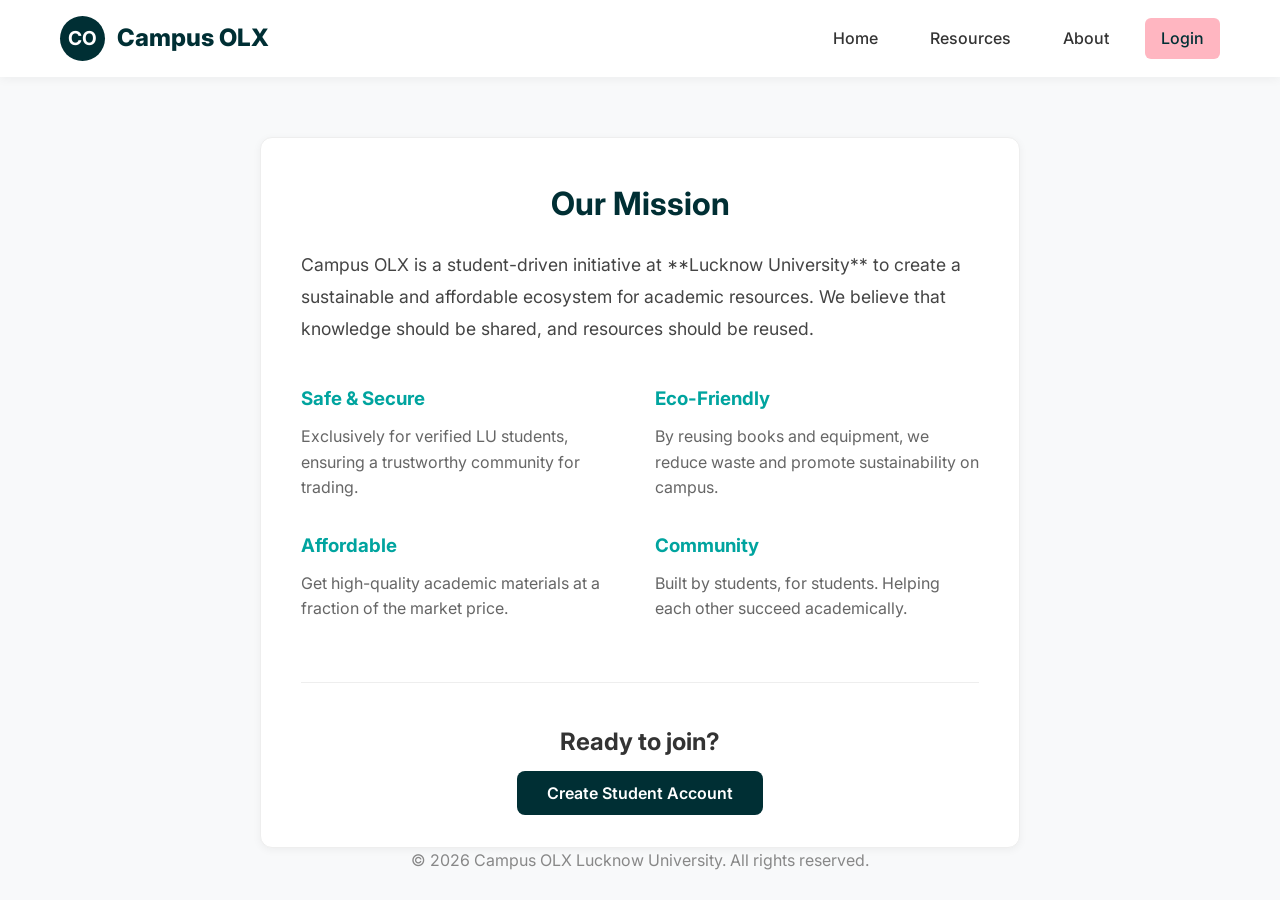
<file: about.html>
<!DOCTYPE html>
<html lang="en">
<head>
  <meta charset="UTF-8">
  <meta name="viewport" content="width=device-width, initial-scale=1.0">
  <title>About Us — Campus OLX</title>
  <link rel="stylesheet" href="css/style.css">
  <link href="https://fonts.googleapis.com/css2?family=Inter:wght@400;500;600;700;800&display=swap" rel="stylesheet">
</head>

<body>
  <header>
    <div class="container">
      <div class="nav-container">
        <a href="index.html" class="logo-container">
          <div class="logo-circle">CO</div>
          <h2 style="margin:0; font-weight:800;">Campus OLX</h2>
        </a>
        <nav class="nav-links">
          <a href="index.html" class="nav-btn">Home</a>
          <a href="resources.html" class="nav-btn">Resources</a>
          <a href="about.html" class="nav-btn">About</a>
          <a href="login.html" class="nav-btn primary">Login</a>
        </nav>
      </div>
    </div>
  </header>

  <main class="container" style="margin-top:60px; max-width:800px;">
    <div class="card" style="padding:40px;">
      <h1 style="color:var(--primary-color); margin-bottom:20px; text-align:center;">Our Mission</h1>
      <p style="font-size:1.1rem; line-height:1.8; color:#444; margin-bottom:30px;">
        Campus OLX is a student-driven initiative at **Lucknow University** to create a sustainable and affordable ecosystem for academic resources. We believe that knowledge should be shared, and resources should be reused.
      </p>

      <div style="display:grid; grid-template-columns: 1fr 1fr; gap:30px; margin-top:40px;">
        <div>
          <h3 style="color:var(--accent-color); margin-bottom:10px;">Safe & Secure</h3>
          <p style="color:#666;">Exclusively for verified LU students, ensuring a trustworthy community for trading.</p>
        </div>
        <div>
          <h3 style="color:var(--accent-color); margin-bottom:10px;">Eco-Friendly</h3>
          <p style="color:#666;">By reusing books and equipment, we reduce waste and promote sustainability on campus.</p>
        </div>
        <div>
          <h3 style="color:var(--accent-color); margin-bottom:10px;">Affordable</h3>
          <p style="color:#666;">Get high-quality academic materials at a fraction of the market price.</p>
        </div>
        <div>
          <h3 style="color:var(--accent-color); margin-bottom:10px;">Community</h3>
          <p style="color:#666;">Built by students, for students. Helping each other succeed academically.</p>
        </div>
      </div>

      <div style="margin-top:60px; text-align:center; padding-top:40px; border-top:1px solid #eee;">
        <h2 style="margin-bottom:20px;">Ready to join?</h2>
        <a href="register.html" class="cta primary">Create Student Account</a>
      </div>
    </div>
  </main>

  <footer class="container">
    <p>© 2026 Campus OLX Lucknow University. All rights reserved.</p>
  </footer>

  <script src="js/script.js"></script>
</body>
</html>
</file>
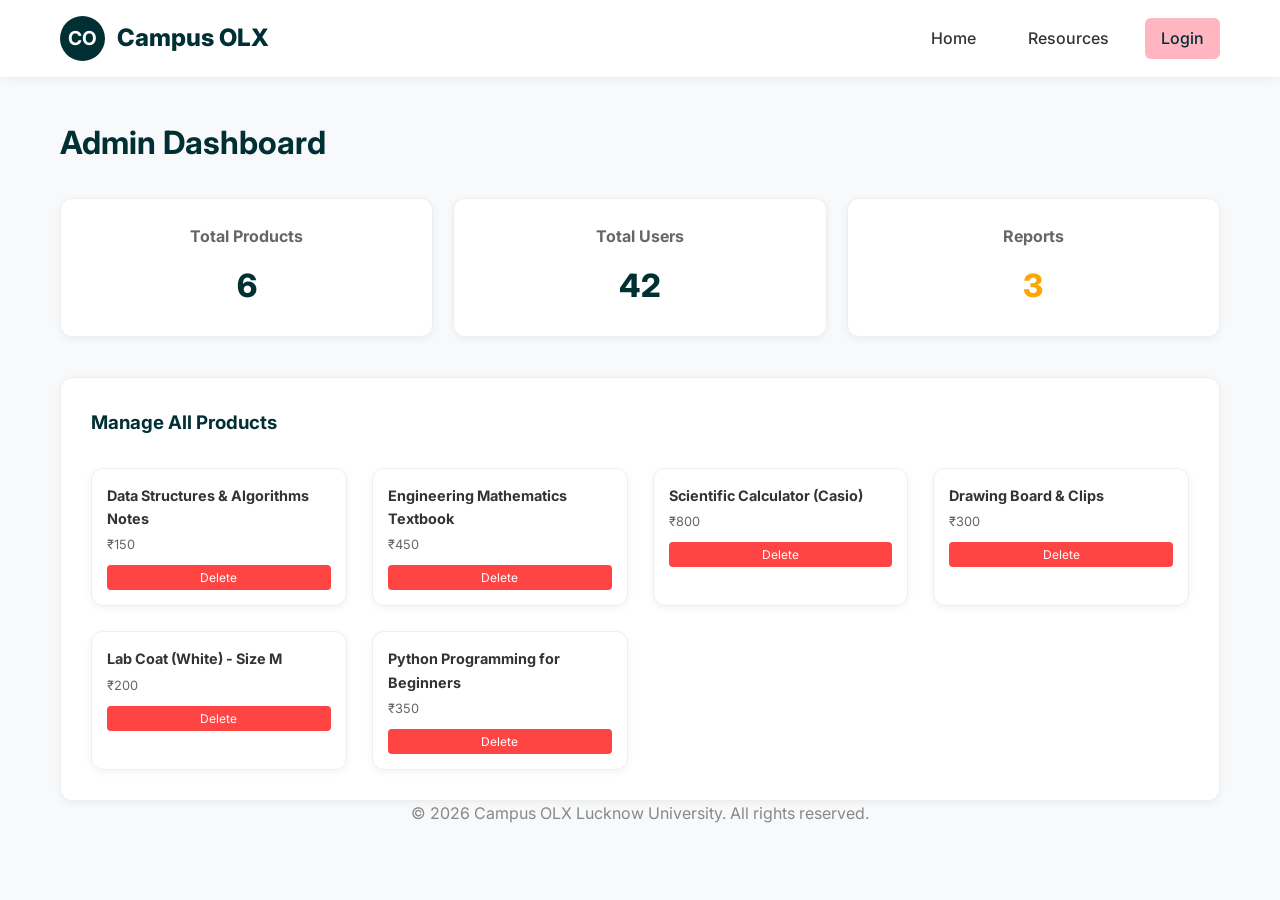
<file: admin.html>
<!DOCTYPE html>
<html lang="en">
<head>
  <meta charset="UTF-8">
  <meta name="viewport" content="width=device-width, initial-scale=1.0">
  <title>Admin Dashboard — Campus OLX</title>
  <link rel="stylesheet" href="css/style.css">
  <link href="https://fonts.googleapis.com/css2?family=Inter:wght@400;500;600;700;800&display=swap" rel="stylesheet">
</head>

<body>
  <header>
    <div class="container">
      <div class="nav-container">
        <a href="index.html" class="logo-container">
          <div class="logo-circle">CO</div>
          <h2 style="margin:0; font-weight:800;">Campus OLX</h2>
        </a>
        <nav class="nav-links">
          <a href="index.html" class="nav-btn">Home</a>
          <a href="resources.html" class="nav-btn">Resources</a>
          <a href="login.html" class="nav-btn primary">Login</a>
        </nav>
      </div>
    </div>
  </header>

  <main class="container" style="margin-top:40px;">
    <h1 style="margin-bottom:30px; color:var(--primary-color);">Admin Dashboard</h1>

    <div style="display:grid; grid-template-columns: repeat(auto-fit, minmax(200px, 1fr)); gap:20px; margin-bottom:40px;">
      <div class="card" style="padding:25px; text-align:center;">
        <h4 style="color:#666; margin-bottom:10px;">Total Products</h4>
        <div id="totalProducts" style="font-size:2rem; font-weight:800; color:var(--primary-color);">0</div>
      </div>
      <div class="card" style="padding:25px; text-align:center;">
        <h4 style="color:#666; margin-bottom:10px;">Total Users</h4>
        <div style="font-size:2rem; font-weight:800; color:var(--primary-color);">42</div>
      </div>
      <div class="card" style="padding:25px; text-align:center;">
        <h4 style="color:#666; margin-bottom:10px;">Reports</h4>
        <div style="font-size:2rem; font-weight:800; color:orange;">3</div>
      </div>
    </div>

    <div class="card" style="padding:30px;">
      <h3 style="margin-bottom:20px; color:var(--primary-color);">Manage All Products</h3>
      <div id="admin-product-list" class="grid" style="grid-template-columns: repeat(auto-fill, minmax(200px, 1fr));">
        <!-- Products with delete buttons will be injected here -->
      </div>
    </div>
  </main>

  <footer class="container">
    <p>© 2026 Campus OLX Lucknow University. All rights reserved.</p>
  </footer>

  <script src="js/script.js"></script>
  <script>
    // Admin specific logic
    function renderAdminProducts() {
      const list = document.getElementById('admin-product-list');
      const products = JSON.parse(localStorage.getItem('campus_olx_products')) || [];
      document.getElementById('totalProducts').textContent = products.length;

      if (products.length === 0) {
        list.innerHTML = "<p>No products to manage.</p>";
        return;
      }

      list.innerHTML = products.map(p => `
        <div class="card" style="padding:15px; position:relative;">
          <h4 style="font-size:0.9rem; margin-bottom:5px;">${p.title}</h4>
          <p style="font-size:0.8rem; color:#666;">₹${p.price}</p>
          <button onclick="deleteProduct(${p.id})" style="margin-top:10px; background:#ff4444; color:white; border:none; padding:5px 10px; border-radius:4px; font-size:0.75rem; cursor:pointer; width:100%;">Delete</button>
        </div>
      `).join('');
    }

    function deleteProduct(id) {
      if (confirm('Are you sure you want to delete this listing?')) {
        let products = JSON.parse(localStorage.getItem('campus_olx_products')) || [];
        products = products.filter(p => p.id !== id);
        localStorage.setItem('campus_olx_products', JSON.stringify(products));
        renderAdminProducts();
      }
    }

    document.addEventListener('DOMContentLoaded', renderAdminProducts);
  </script>
</body>
</html>
</file>
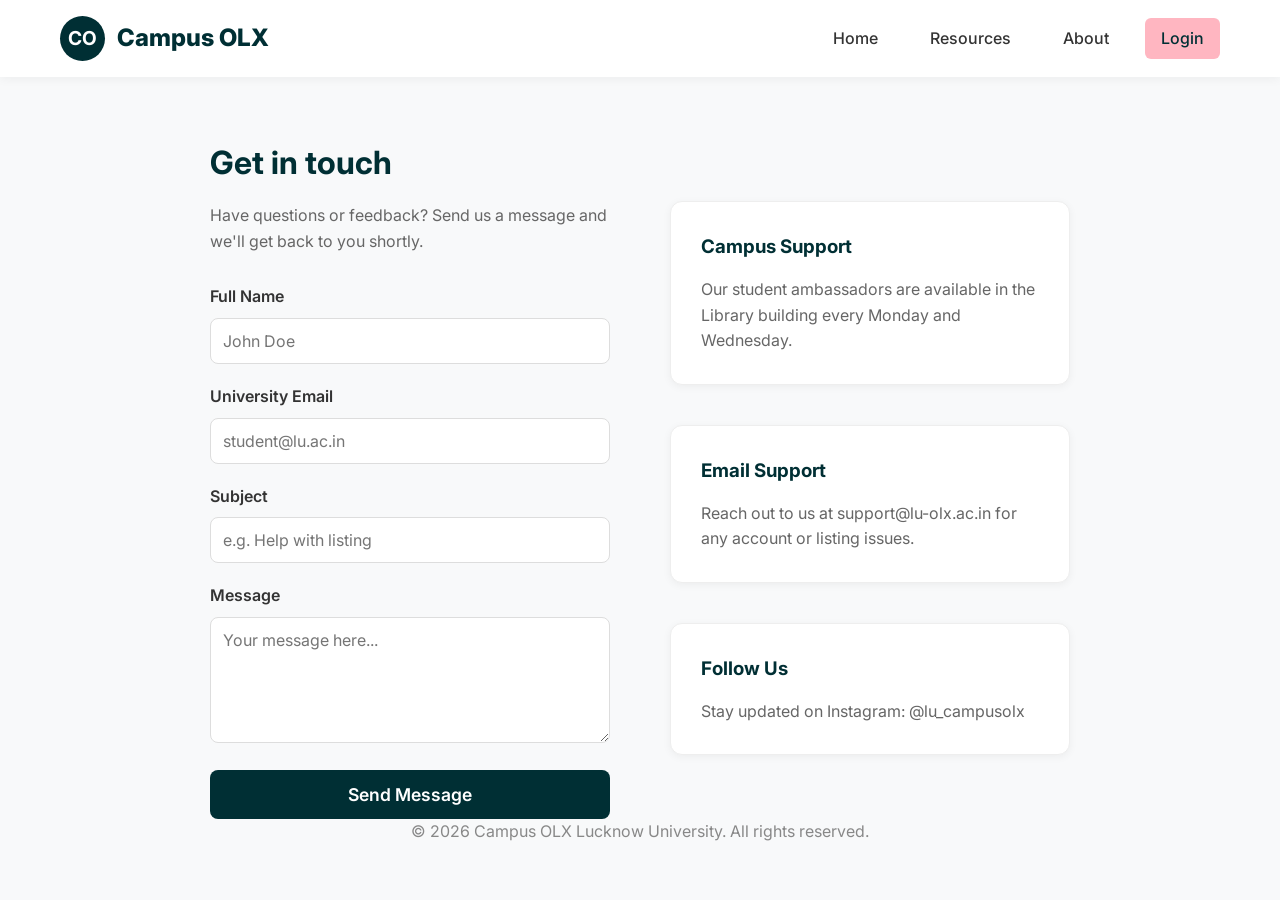
<file: contact.html>
<!DOCTYPE html>
<html lang="en">
<head>
  <meta charset="UTF-8">
  <meta name="viewport" content="width=device-width, initial-scale=1.0">
  <title>Contact Us — Campus OLX</title>
  <link rel="stylesheet" href="css/style.css">
  <link href="https://fonts.googleapis.com/css2?family=Inter:wght@400;500;600;700;800&display=swap" rel="stylesheet">
</head>

<body>
  <header>
    <div class="container">
      <div class="nav-container">
        <a href="index.html" class="logo-container">
          <div class="logo-circle">CO</div>
          <h2 style="margin:0; font-weight:800;">Campus OLX</h2>
        </a>
        <nav class="nav-links">
          <a href="index.html" class="nav-btn">Home</a>
          <a href="resources.html" class="nav-btn">Resources</a>
          <a href="about.html" class="nav-btn">About</a>
          <a href="login.html" class="nav-btn primary">Login</a>
        </nav>
      </div>
    </div>
  </header>

  <main class="container" style="margin-top:60px; max-width:900px;">
    <div style="display:grid; grid-template-columns: 1fr 1fr; gap:60px;">
      
      <!-- Contact Form -->
      <div>
        <h1 style="color:var(--primary-color); margin-bottom:15px;">Get in touch</h1>
        <p style="color:#666; margin-bottom:30px;">Have questions or feedback? Send us a message and we'll get back to you shortly.</p>
        
        <form id="contactForm" onsubmit="event.preventDefault(); alert('Message sent successfully!'); this.reset();">
          <div class="form-group">
            <label>Full Name</label>
            <input type="text" placeholder="John Doe" required>
          </div>
          <div class="form-group">
            <label>University Email</label>
            <input type="email" placeholder="student@lu.ac.in" required>
          </div>
          <div class="form-group">
            <label>Subject</label>
            <input type="text" placeholder="e.g. Help with listing" required>
          </div>
          <div class="form-group">
            <label>Message</label>
            <textarea rows="5" placeholder="Your message here..." required></textarea>
          </div>
          <button class="btn-block" type="submit">Send Message</button>
        </form>
      </div>

      <!-- Contact Info -->
      <div style="display:flex; flex-direction:column; gap:40px; justify-content:center;">
        <div class="card" style="padding:30px;">
          <h3 style="color:var(--primary-color); margin-bottom:15px;">Campus Support</h3>
          <p style="color:#666; line-height:1.6;">Our student ambassadors are available in the Library building every Monday and Wednesday.</p>
        </div>

        <div class="card" style="padding:30px;">
          <h3 style="color:var(--primary-color); margin-bottom:15px;">Email Support</h3>
          <p style="color:#666; line-height:1.6;">Reach out to us at support@lu-olx.ac.in for any account or listing issues.</p>
        </div>

        <div class="card" style="padding:30px;">
          <h3 style="color:var(--primary-color); margin-bottom:15px;">Follow Us</h3>
          <p style="color:#666; line-height:1.6;">Stay updated on Instagram: @lu_campusolx</p>
        </div>
      </div>

    </div>
  </main>

  <footer class="container">
    <p>© 2026 Campus OLX Lucknow University. All rights reserved.</p>
  </footer>

  <script src="js/script.js"></script>
</body>
</html>
</file>
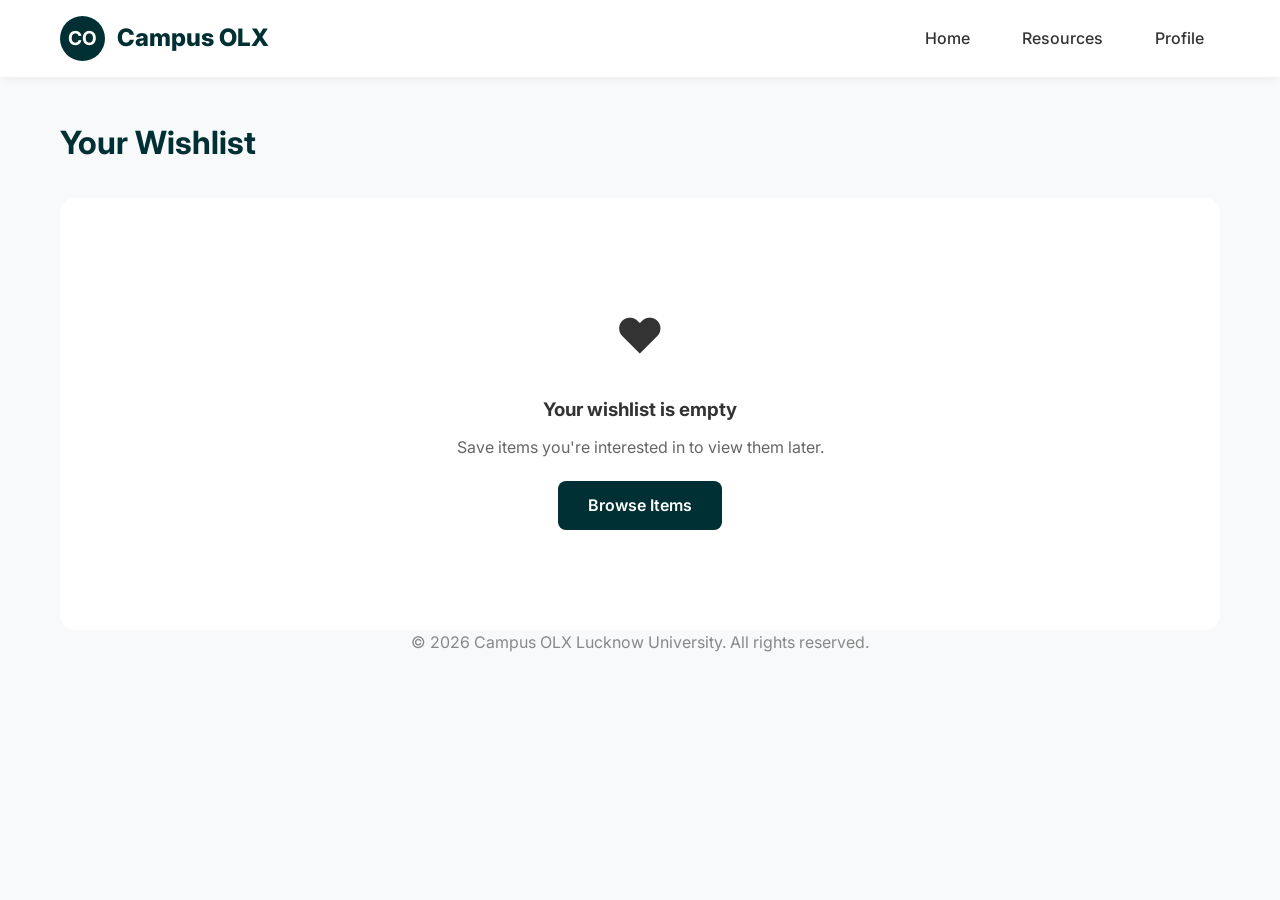
<file: favorites.html>
<!DOCTYPE html>
<html lang="en">
<head>
  <meta charset="UTF-8">
  <meta name="viewport" content="width=device-width, initial-scale=1.0">
  <title>Wishlist — Campus OLX</title>
  <link rel="stylesheet" href="css/style.css">
  <link href="https://fonts.googleapis.com/css2?family=Inter:wght@400;500;600;700;800&display=swap" rel="stylesheet">
</head>

<body>
  <header>
    <div class="container">
      <div class="nav-container">
        <a href="index.html" class="logo-container">
          <div class="logo-circle">CO</div>
          <h2 style="margin:0; font-weight:800;">Campus OLX</h2>
        </a>
        <nav class="nav-links">
          <a href="index.html" class="nav-btn">Home</a>
          <a href="resources.html" class="nav-btn">Resources</a>
          <a href="profile.html" class="nav-btn">Profile</a>
        </nav>
      </div>
    </div>
  </header>

  <main class="container" style="margin-top:40px;">
    <h1 style="margin-bottom:30px; color:var(--primary-color);">Your Wishlist</h1>
    
    <div id="wishlist-grid" class="grid">
      <!-- Will be populated if favorites logic is added -->
      <div style="grid-column: 1/-1; text-align:center; padding:100px; background:white; border-radius:15px;">
        <div style="font-size:3rem; margin-bottom:20px;">❤️</div>
        <h3>Your wishlist is empty</h3>
        <p style="color:#666; margin-top:10px;">Save items you're interested in to view them later.</p>
        <a href="resources.html" class="cta primary" style="display:inline-block; margin-top:20px;">Browse Items</a>
      </div>
    </div>
  </main>

  <footer class="container">
    <p>© 2026 Campus OLX Lucknow University. All rights reserved.</p>
  </footer>

  <script src="js/script.js"></script>
</body>
</html>
</file>
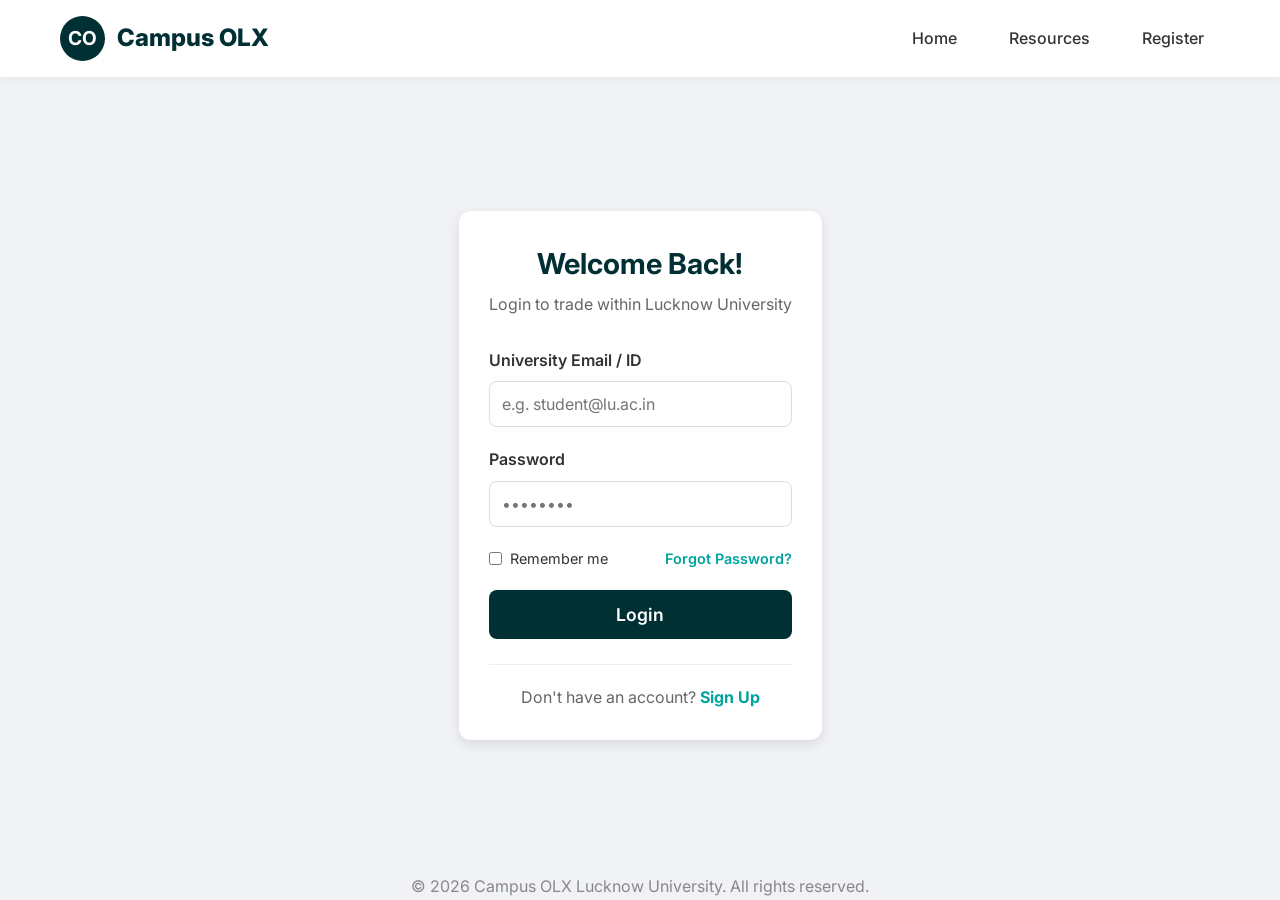
<file: login.html>
<!DOCTYPE html>
<html lang="en">
<head>
  <meta charset="UTF-8">
  <meta name="viewport" content="width=device-width, initial-scale=1.0">
  <title>Login — Campus OLX</title>
  <link rel="stylesheet" href="css/style.css">
  <link href="https://fonts.googleapis.com/css2?family=Inter:wght@400;500;600;700;800&display=swap" rel="stylesheet">
</head>

<body style="background:#f0f2f5; display:flex; flex-direction:column; min-height:100vh;">
  <header>
    <div class="container">
      <div class="nav-container">
        <a href="index.html" class="logo-container">
          <div class="logo-circle">CO</div>
          <h2 style="margin:0; font-weight:800;">Campus OLX</h2>
        </a>
        <nav class="nav-links">
          <a href="index.html" class="nav-btn">Home</a>
          <a href="resources.html" class="nav-btn">Resources</a>
          <a href="register.html" class="nav-btn">Register</a>
        </nav>
      </div>
    </div>
  </header>

  <main class="container" style="flex:1; display:flex; align-items:center; justify-content:center; padding:40px 0;">
    <div class="form-container" style="width:100%; max-width:450px; margin:0;">
      <div style="text-align:center; margin-bottom:30px;">
        <h2 style="color:var(--primary-color); font-size:1.8rem;">Welcome Back!</h2>
        <p style="color:#666; margin-top:5px;">Login to trade within Lucknow University</p>
      </div>

      <form id="loginForm">
        <div class="form-group">
          <label>University Email / ID</label>
          <input type="text" id="email" placeholder="e.g. student@lu.ac.in" required>
        </div>

        <div class="form-group">
          <label>Password</label>
          <input type="password" id="password" placeholder="••••••••" required>
        </div>

        <div style="display:flex; justify-content:space-between; align-items:center; margin-bottom:20px; font-size:0.9rem;">
          <label style="display:flex; align-items:center; gap:8px; cursor:pointer;">
            <input type="checkbox"> Remember me
          </label>
          <a href="#" style="color:var(--accent-color); text-decoration:none; font-weight:600;">Forgot Password?</a>
        </div>

        <button type="submit" class="btn-block">Login</button>
      </form>

      <div style="text-align:center; margin-top:25px; border-top:1px solid #eee; padding-top:20px;">
        <p style="color:#666;">Don't have an account? <a href="register.html" style="color:var(--accent-color); font-weight:700; text-decoration:none;">Sign Up</a></p>
      </div>
    </div>
  </main>

  <footer class="container">
    <p>© 2026 Campus OLX Lucknow University. All rights reserved.</p>
  </footer>

  <script src="js/script.js"></script>
  <script>
    document.getElementById('loginForm').addEventListener('submit', (e) => {
      e.preventDefault();
      const email = document.getElementById('email').value;
      // Simulate login
      localStorage.setItem('campus_olx_current_user', JSON.stringify({ email, name: email.split('@')[0] }));
      alert('Login successful! Welcome to Campus OLX.');
      window.location.href = 'index.html';
    });
  </script>
</body>
</html>
</file>
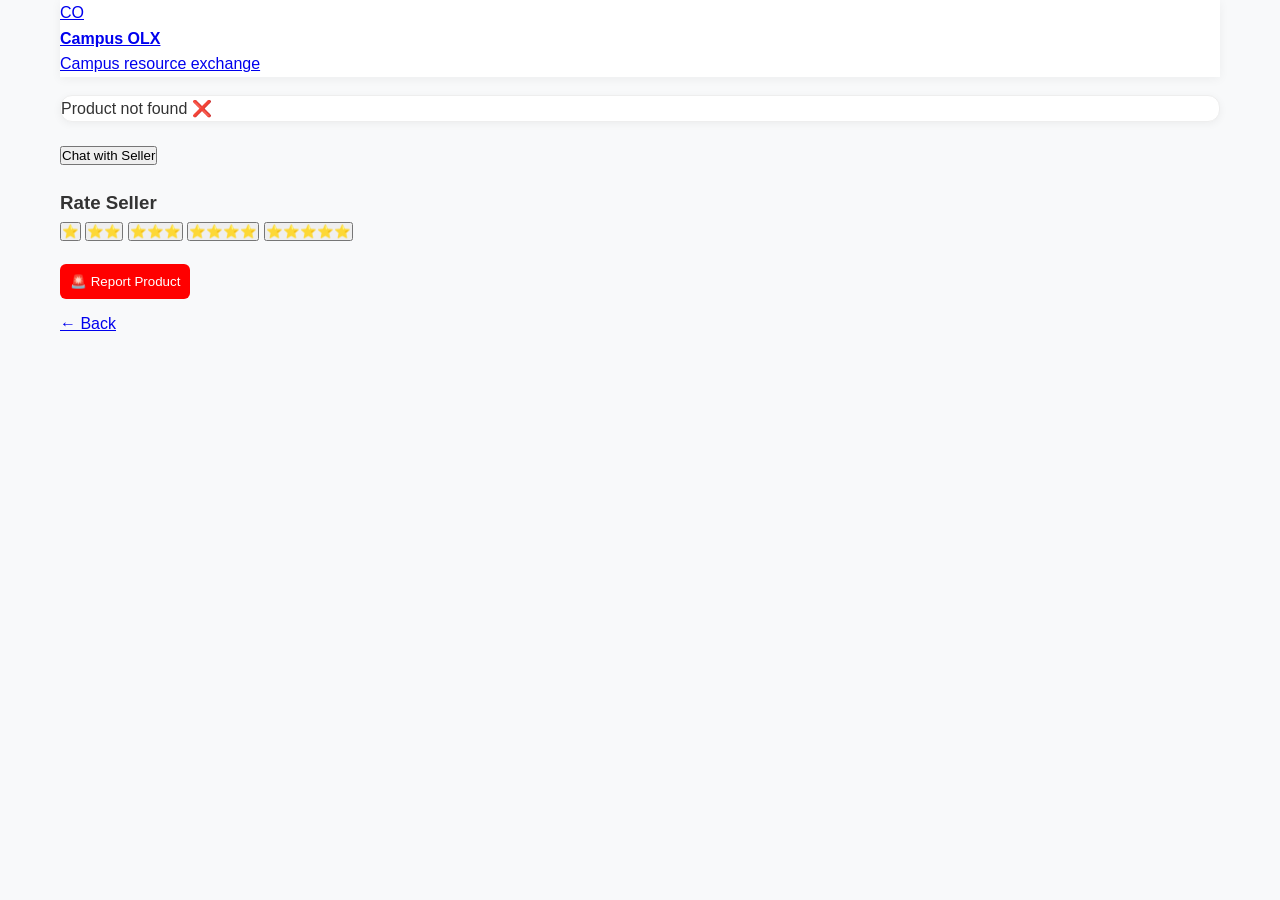
<file: product.html>
<!doctype html>
<html lang="en">
<head>
  <meta charset="utf-8" />
  <meta name="viewport" content="width=device-width,initial-scale=1" />
  <title>Product — Campus OLX</title>
  <link rel="stylesheet" href="css/style.css">
</head>

<body>
  <div class="container">

    <header class="header">
      <a class="brand linkless" href="index.html">
        <div class="logo">CO</div>
        <div>
          <div style="font-weight:800">Campus OLX</div>
          <div class="small">Campus resource exchange</div>
        </div>
      </a>
    </header>

    <main style="margin-top:18px">

      <!-- PRODUCT -->
      <div id="product-detail" class="card"></div>

      <!-- 🔥 CHAT SECTION -->
      <div id="chatSection" style="margin-top:20px;">
        <button onclick="toggleChat()" class="btn">Chat with Seller</button>

        <div id="chatBox" style="display:none;margin-top:10px;">
          <div id="messages" style="border:1px solid #ccc;padding:10px;height:150px;overflow:auto;"></div>

          <input id="msgInput" placeholder="Type message..." style="width:70%;">
          <button onclick="sendMessage()">Send</button>
        </div>
      </div>

      <!-- ⭐ RATING SYSTEM -->
      <div style="margin-top:20px;">
        <h3>Rate Seller</h3>

        <button onclick="rateUser(1)">⭐</button>
        <button onclick="rateUser(2)">⭐⭐</button>
        <button onclick="rateUser(3)">⭐⭐⭐</button>
        <button onclick="rateUser(4)">⭐⭐⭐⭐</button>
        <button onclick="rateUser(5)">⭐⭐⭐⭐⭐</button>

        <p id="ratingResult" style="margin-top:10px;"></p>
      </div>

      <!-- 🚨 REPORT SYSTEM -->
      <div style="margin-top:20px;">
        <button onclick="reportProduct()" style="background:red;color:white;padding:10px;border:none;border-radius:6px;">
          🚨 Report Product
        </button>
        <p id="reportMsg" style="margin-top:10px;color:red;"></p>
      </div>

      <div style="margin-top:12px">
        <a href="index.html">← Back</a>
      </div>

    </main>

  </div>

  <script>
    const productId = localStorage.getItem("currentProduct");
    const products = JSON.parse(localStorage.getItem("products")) || [];
    const container = document.getElementById("product-detail");

    const product = products[productId];

    // 🔥 PRODUCT LOAD
    if(product){
      container.innerHTML = `
        <h2>${product.title}</h2>
        <p><strong>₹${product.price}</strong></p>
        <p>${product.desc || "No description"}</p>
      `;
    } else {
      container.innerHTML = "<p>Product not found ❌</p>";
    }

    // 🔥 CHAT SYSTEM
    function toggleChat(){
      const box = document.getElementById("chatBox");
      box.style.display = box.style.display === "none" ? "block" : "none";
      loadMessages();
    }

    function sendMessage(){
      const input = document.getElementById("msgInput");
      const text = input.value.trim();

      if(!text) return;

      let messages = JSON.parse(localStorage.getItem("chat_"+productId)) || [];
      messages.push({text});

      localStorage.setItem("chat_"+productId, JSON.stringify(messages));
      input.value = "";

      loadMessages();
    }

    function loadMessages(){
      const box = document.getElementById("messages");
      let messages = JSON.parse(localStorage.getItem("chat_"+productId)) || [];

      box.innerHTML = messages.map(m => `<p>${m.text}</p>`).join('');
    }

    // ⭐ RATING
    function rateUser(rating){
      localStorage.setItem("rating_"+productId, rating);
      document.getElementById("ratingResult").innerText = "You rated: " + rating + " ⭐";
    }

    const savedRating = localStorage.getItem("rating_"+productId);
    if(savedRating){
      document.getElementById("ratingResult").innerText = "You rated: " + savedRating + " ⭐";
    }

    // 🚨 REPORT SYSTEM
    function reportProduct(){
      let reports = JSON.parse(localStorage.getItem("reports")) || [];

      reports.push({
        productId: productId,
        time: new Date().toLocaleString()
      });

      localStorage.setItem("reports", JSON.stringify(reports));

      document.getElementById("reportMsg").innerText = "Product reported successfully 🚨";
    }
  </script>

</body>
</html>
</file>
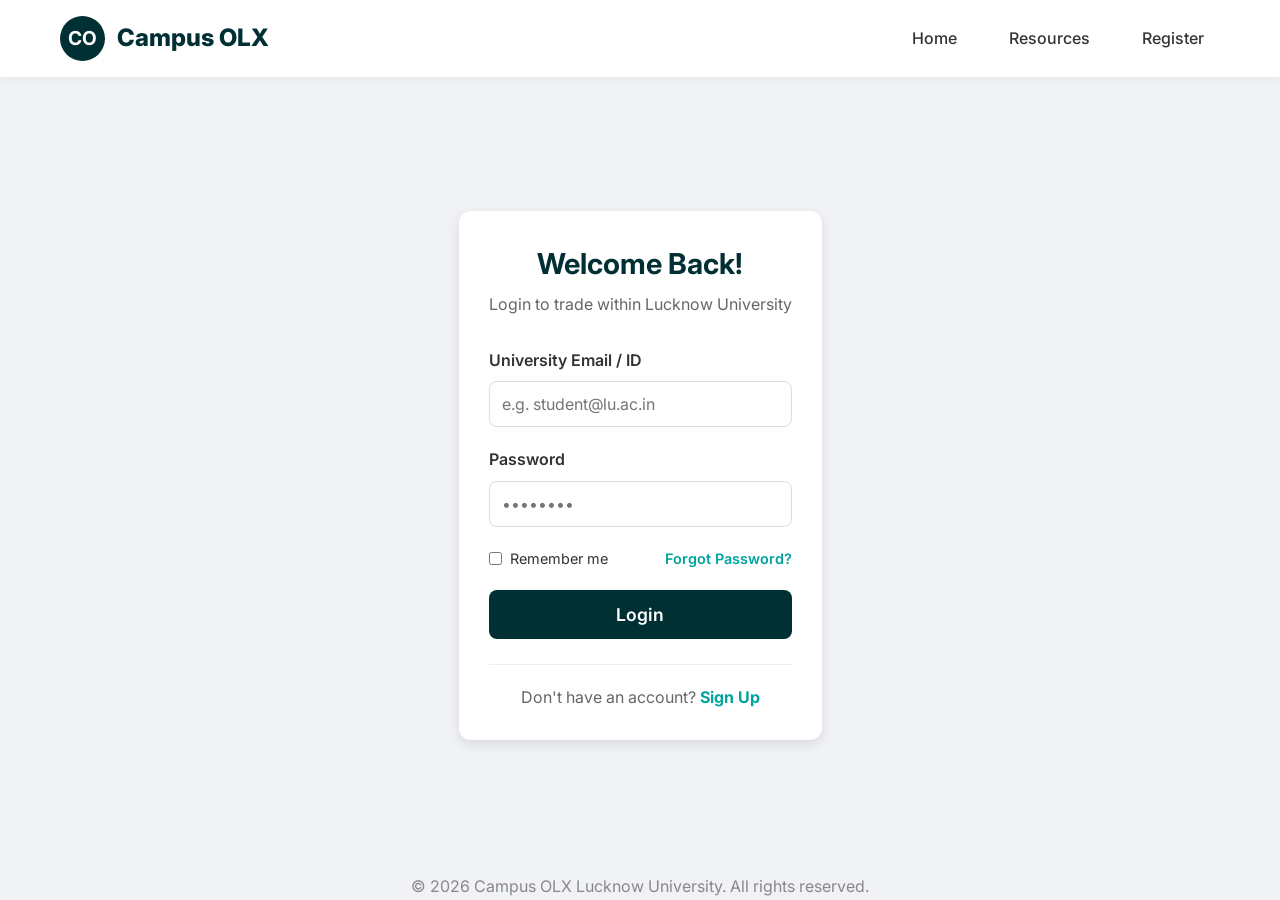
<file: profile.html>
<!DOCTYPE html>
<html lang="en">
<head>
  <meta charset="UTF-8">
  <meta name="viewport" content="width=device-width, initial-scale=1.0">
  <title>Your Profile — Campus OLX</title>
  <link rel="stylesheet" href="css/style.css">
  <link href="https://fonts.googleapis.com/css2?family=Inter:wght@400;500;600;700;800&display=swap" rel="stylesheet">
</head>

<body>
  <header>
    <div class="container">
      <div class="nav-container">
        <a href="index.html" class="logo-container">
          <div class="logo-circle">CO</div>
          <h2 style="margin:0; font-weight:800;">Campus OLX</h2>
        </a>
        <nav class="nav-links">
          <a href="index.html" class="nav-btn">Home</a>
          <a href="resources.html" class="nav-btn">Resources</a>
          <a href="#" class="nav-btn primary" onclick="logout(event)">Logout</a>
        </nav>
      </div>
    </div>
  </header>

  <main class="container" style="margin-top:60px;">
    <div style="display:grid; grid-template-columns: 300px 1fr; gap:40px;">
      
      <!-- Profile Card -->
      <aside>
        <div class="card" style="padding:30px; text-align:center;">
          <div style="width:100px; height:100px; background:#e0f2f1; color:var(--accent-color); font-size:2.5rem; font-weight:800; display:flex; align-items:center; justify-content:center; border-radius:50%; margin:0 auto 20px;">
            JD
          </div>
          <h2 id="userName">John Doe</h2>
          <p id="userEmail" style="color:#666; margin-bottom:20px;">student@lu.ac.in</p>
          <button class="btn-block" style="background:#f0f0f0; color:#333; font-size:0.9rem;" onclick="alert('Edit profile coming soon!')">Edit Profile</button>
        </div>
      </aside>

      <!-- User's Listings -->
      <section>
        <div style="display:flex; justify-content:space-between; align-items:center; margin-bottom:25px;">
          <h2 style="color:var(--primary-color);">Your Listings</h2>
          <a href="resources.html" class="cta primary" style="padding:8px 20px; font-size:0.9rem;">+ New Listing</a>
        </div>

        <div id="userListings" class="grid">
          <!-- Will be filtered from all products by script.js (logic needed) -->
          <div style="grid-column: 1/-1; text-align:center; padding:50px; background:white; border-radius:12px;">
            <p style="color:#666;">You haven't posted any items yet.</p>
          </div>
        </div>
      </section>

    </div>
  </main>

  <footer class="container">
    <p>© 2026 Campus OLX Lucknow University. All rights reserved.</p>
  </footer>

  <script src="js/script.js"></script>
  <script>
    // Simple profile script
    const user = JSON.parse(localStorage.getItem('campus_olx_current_user'));
    if (!user) {
      window.location.href = 'login.html';
    } else {
      document.getElementById('userName').textContent = user.name;
      document.getElementById('userEmail').textContent = user.email;
    }
  </script>
</body>
</html>
</file>
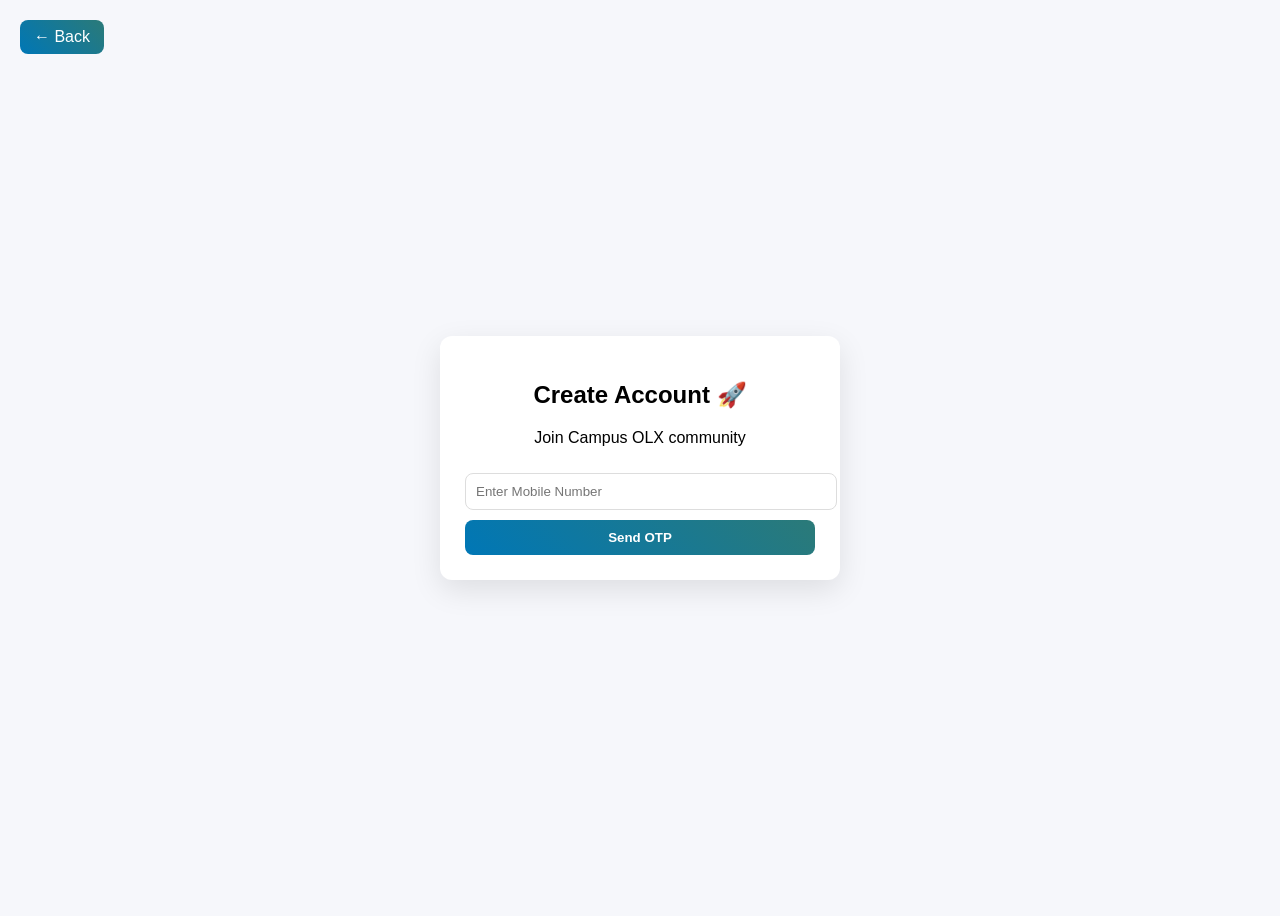
<file: register.html>
<!doctype html>
<html lang="en">
<head>
  <meta charset="utf-8" />
  <meta name="viewport" content="width=device-width,initial-scale=1" />
  <title>Register — Campus OLX</title>

  <style>
    body{
      display:flex;
      justify-content:center;
      align-items:center;
      height:100vh;
      font-family:Arial;
      background:#f6f7fb;
    }

    .card{
      width:350px;
      padding:25px;
      border-radius:12px;
      background:white;
      box-shadow:0 10px 30px rgba(0,0,0,0.1);
      text-align:center;
    }

    input{
      width:100%;
      padding:10px;
      margin:10px 0;
      border-radius:8px;
      border:1px solid #ddd;
    }

    button{
      width:100%;
      padding:10px;
      border:none;
      border-radius:8px;
      background:linear-gradient(45deg,#0077b6,#2b7a78);
      color:white;
      font-weight:bold;
      cursor:pointer;
    }

    .back{
      position:absolute;
      top:20px;
      left:20px;
      background:linear-gradient(45deg,#0077b6,#2b7a78);
      color:white;
      padding:8px 14px;
      border-radius:8px;
      text-decoration:none;
    }
  </style>
</head>

<body>

<a href="index.html" class="back">← Back</a>

<div class="card">

  <h2>Create Account 🚀</h2>
<p class="small">Join Campus OLX community</p>

  <input type="text" id="mobile" placeholder="Enter Mobile Number">

  <button onclick="sendOTP()">Send OTP</button>

  <input type="text" id="otp" placeholder="Enter OTP" style="display:none;">

  <button onclick="verifyOTP()" style="display:none;" id="verifyBtn">Verify OTP</button>

</div>

<script>
let generatedOTP = "";

function sendOTP(){
  const mobile = document.getElementById("mobile").value;

  if(mobile.length !== 10){
    alert("Enter valid mobile number");
    return;
  }

  generatedOTP = Math.floor(1000 + Math.random() * 9000);
  alert("Your OTP is: " + generatedOTP);

  document.getElementById("otp").style.display = "block";
  document.getElementById("verifyBtn").style.display = "block";
}

function verifyOTP(){
  const entered = document.getElementById("otp").value;

  if(entered == generatedOTP){
    localStorage.setItem("user", "mobileUser");
    alert("Registration Successful 🎉");
    window.location.href = "profile.html";
  } else {
    alert("Wrong OTP ❌");
  }
}
</script>

</body>
</html>
</file>
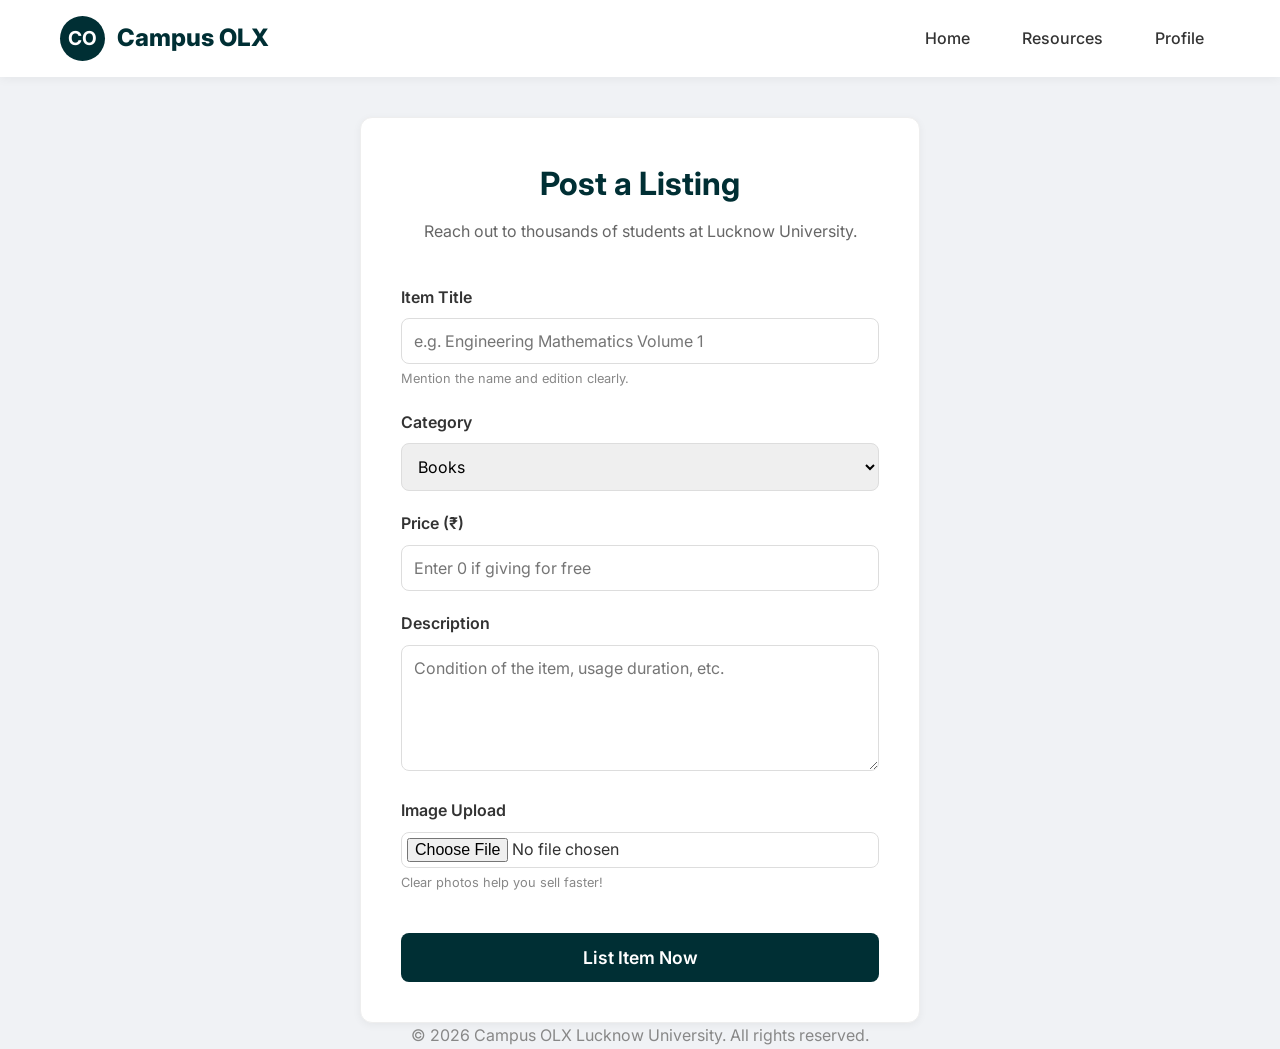
<file: sell.html>
<!DOCTYPE html>
<html lang="en">
<head>
  <meta charset="UTF-8">
  <meta name="viewport" content="width=device-width, initial-scale=1.0">
  <title>Sell Item — Campus OLX</title>
  <link rel="stylesheet" href="css/style.css">
  <link href="https://fonts.googleapis.com/css2?family=Inter:wght@400;500;600;700;800&display=swap" rel="stylesheet">
</head>

<body style="background:#f0f2f5;">
  <header>
    <div class="container">
      <div class="nav-container">
        <a href="index.html" class="logo-container">
          <div class="logo-circle">CO</div>
          <h2 style="margin:0; font-weight:800;">Campus OLX</h2>
        </a>
        <nav class="nav-links">
          <a href="index.html" class="nav-btn">Home</a>
          <a href="resources.html" class="nav-btn">Resources</a>
          <a href="profile.html" class="nav-btn">Profile</a>
        </nav>
      </div>
    </div>
  </header>

  <main class="container" style="margin-top:40px; max-width:600px;">
    <div class="card" style="padding:40px;">
      <h1 style="color:var(--primary-color); margin-bottom:10px; text-align:center;">Post a Listing</h1>
      <p style="text-align:center; color:#666; margin-bottom:40px;">Reach out to thousands of students at Lucknow University.</p>

      <form id="addListingForm" onsubmit="addProductFormHandler(event)">
        <div class="form-group">
          <label>Item Title</label>
          <input id="title" placeholder="e.g. Engineering Mathematics Volume 1" required>
          <p style="font-size:0.8rem; color:#888; margin-top:5px;">Mention the name and edition clearly.</p>
        </div>

        <div class="form-group">
          <label>Category</label>
          <select id="category">
            <option>Books</option>
            <option>Notes</option>
            <option>Stationery</option>
            <option>Equipment</option>
            <option>Other</option>
          </select>
        </div>

        <div class="form-group">
          <label>Price (₹)</label>
          <input id="price" type="number" placeholder="Enter 0 if giving for free" required>
        </div>

        <div class="form-group">
          <label>Description</label>
          <textarea id="description" rows="5" placeholder="Condition of the item, usage duration, etc." required></textarea>
        </div>

        <div class="form-group">
          <label>Image Upload</label>
          <input type="file" id="imageInput" accept="image/*" style="padding:5px;">
          <p style="font-size:0.8rem; color:#888; margin-top:5px;">Clear photos help you sell faster!</p>
        </div>

        <button type="submit" class="btn-block" style="margin-top:20px;">List Item Now</button>
      </form>
    </div>
  </main>

  <footer class="container">
    <p>© 2026 Campus OLX Lucknow University. All rights reserved.</p>
  </footer>

  <script src="js/script.js"></script>
</body>
</html>
</file>
<file: css/style.css>
:root {
  --primary-color: #002f34;
  --secondary-color: #ffb6c1;
  --accent-color: #00a49f;
  --background-color: #f8f9fa;
  --text-color: #333;
  --card-shadow: 0 4px 12px rgba(0, 0, 0, 0.1);
  --border-radius: 12px;
  --transition: all 0.3s ease;
}

* {
  box-sizing: border-box;
  margin: 0;
  padding: 0;
  font-family: 'Inter', -apple-system, BlinkMacSystemFont, "Segoe UI", Roboto, sans-serif;
}

body {
  background-color: var(--background-color);
  color: var(--text-color);
  line-height: 1.6;
}

.container {
  max-width: 1200px;
  margin: 0 auto;
  padding: 0 20px;
}

/* Header & Navigation */
header {
  background: #fff;
  box-shadow: 0 2px 10px rgba(0,0,0,0.05);
  position: sticky;
  top: 0;
  z-index: 1000;
}

.nav-container {
  display: flex;
  justify-content: space-between;
  align-items: center;
  padding: 1rem 0;
}

.logo-container {
  display: flex;
  align-items: center;
  gap: 12px;
  text-decoration: none;
  color: var(--primary-color);
}

.logo-circle {
  width: 45px;
  height: 45px;
  background: var(--primary-color);
  color: white;
  display: flex;
  align-items: center;
  justify-content: center;
  border-radius: 50%;
  font-weight: bold;
  font-size: 1.2rem;
}

.nav-links {
  display: flex;
  gap: 20px;
  align-items: center;
}

.nav-btn {
  text-decoration: none;
  color: var(--text-color);
  font-weight: 500;
  padding: 8px 16px;
  border-radius: 6px;
  transition: var(--transition);
}

.nav-btn:hover {
  background: #f0f0f0;
  color: var(--primary-color);
}

.nav-btn.primary {
  background: var(--secondary-color);
  color: var(--primary-color);
}

.nav-btn.primary:hover {
  background: #ffc0cb;
  transform: translateY(-2px);
}

/* Hero Section */
.hero {
  text-align: center;
  padding: 80px 0;
  background: linear-gradient(rgba(0,47,52,0.03), rgba(0,47,52,0.03));
  border-radius: 0 0 50px 50px;
  margin-bottom: 40px;
}

.hero h1 {
  font-size: 3rem;
  color: var(--primary-color);
  margin-bottom: 1rem;
}

.hero p {
  font-size: 1.2rem;
  color: #666;
  margin-bottom: 2rem;
}

.cta-group {
  display: flex;
  justify-content: center;
  gap: 15px;
}

.cta {
  padding: 12px 30px;
  border-radius: 8px;
  text-decoration: none;
  font-weight: 600;
  transition: var(--transition);
}

.cta.primary {
  background: var(--primary-color);
  color: white;
}

.cta.secondary {
  background: orange;
  color: white;
}

.cta:hover {
  transform: translateY(-3px);
  box-shadow: 0 5px 15px rgba(0,0,0,0.1);
}

/* Search Bar */
.search-container {
  max-width: 600px;
  margin: -30px auto 40px;
  background: white;
  padding: 10px;
  border-radius: 50px;
  display: flex;
  box-shadow: var(--card-shadow);
}

.search-container input {
  flex: 1;
  border: none;
  padding: 12px 20px;
  font-size: 1rem;
  outline: none;
  border-radius: 50px;
}

.search-container .btn {
  padding: 10px 25px;
  background: var(--primary-color);
  color: white;
  border: none;
  border-radius: 50px;
  cursor: pointer;
  font-weight: 600;
}

/* Cards & Grid */
.grid {
  display: grid;
  grid-template-columns: repeat(auto-fill, minmax(250px, 1fr));
  gap: 25px;
  margin-top: 30px;
}

.card {
  background: white;
  border-radius: var(--border-radius);
  overflow: hidden;
  box-shadow: 0 2px 8px rgba(0,0,0,0.05);
  transition: var(--transition);
  border: 1px solid #eee;
  cursor: pointer;
  position: relative;
}

.card:hover {
  transform: translateY(-5px);
  box-shadow: var(--card-shadow);
}

.product-img {
  width: 100%;
  height: 200px;
  object-fit: cover;
}

.card-content {
  padding: 15px;
}

.card-content h4 {
  margin-bottom: 5px;
  color: var(--primary-color);
}

.card-content .price {
  font-size: 1.2rem;
  font-weight: 700;
  color: var(--accent-color);
}

.card-content .category {
  font-size: 0.8rem;
  color: #888;
  text-transform: uppercase;
  margin-bottom: 8px;
  display: block;
}

/* Forms */
.form-container {
  max-width: 500px;
  margin: 40px auto;
  background: white;
  padding: 30px;
  border-radius: var(--border-radius);
  box-shadow: var(--card-shadow);
}

.form-group {
  margin-bottom: 20px;
}

.form-group label {
  display: block;
  margin-bottom: 8px;
  font-weight: 600;
}

.form-group input, 
.form-group textarea, 
.form-group select {
  width: 100%;
  padding: 12px;
  border: 1px solid #ddd;
  border-radius: 8px;
  font-size: 1rem;
}

.btn-block {
  width: 100%;
  padding: 14px;
  background: var(--primary-color);
  color: white;
  border: none;
  border-radius: 8px;
  font-size: 1.1rem;
  font-weight: 600;
  cursor: pointer;
  transition: var(--transition);
}

.btn-block:hover {
  background: #004d56;
}

/* Chat Interface */
.chat-modal {
  display: none;
  position: fixed;
  bottom: 20px;
  right: 20px;
  width: 350px;
  height: 500px;
  background: white;
  border-radius: 15px;
  box-shadow: 0 10px 30px rgba(0,0,0,0.2);
  z-index: 2000;
  flex-direction: column;
  overflow: hidden;
  border: 1px solid #eee;
}

.chat-header {
  background: var(--primary-color);
  color: white;
  padding: 15px;
  display: flex;
  justify-content: space-between;
  align-items: center;
}

.chat-header h4 {
  margin: 0;
  font-size: 1rem;
}

.close-chat {
  cursor: pointer;
  font-size: 1.2rem;
  opacity: 0.8;
}

.close-chat:hover {
  opacity: 1;
}

.chat-messages {
  flex: 1;
  padding: 15px;
  overflow-y: auto;
  display: flex;
  flex-direction: column;
  gap: 10px;
  background: #f9f9f9;
}

.message {
  max-width: 80%;
  padding: 10px 15px;
  border-radius: 15px;
  font-size: 0.9rem;
  line-height: 1.4;
}

.message.sent {
  align-self: flex-end;
  background: var(--primary-color);
  color: white;
  border-bottom-right-radius: 2px;
}

.message.received {
  align-self: flex-start;
  background: #e4e6eb;
  color: #333;
  border-bottom-left-radius: 2px;
}

.chat-input-area {
  padding: 15px;
  border-top: 1px solid #eee;
  display: flex;
  gap: 10px;
}

.chat-input-area input {
  flex: 1;
  border: 1px solid #ddd;
  padding: 10px;
  border-radius: 20px;
  outline: none;
}

.send-btn {
  background: var(--accent-color);
  color: white;
  border: none;
  width: 40px;
  height: 40px;
  border-radius: 50%;
  cursor: pointer;
  display: flex;
  align-items: center;
  justify-content: center;
  transition: var(--transition);
}

.send-btn:hover {
  transform: scale(1.1);
}

/* Footer */
footer {
  text-align: center;
  padding: 40px 0;
  color: #888;
  margin-top: 60px;
}

/* Responsive */
@media (max-width: 768px) {
  .hero h1 { font-size: 2rem; }
  .nav-links { display: none; }
  .search-container { width: 90%; }
}
</file>
